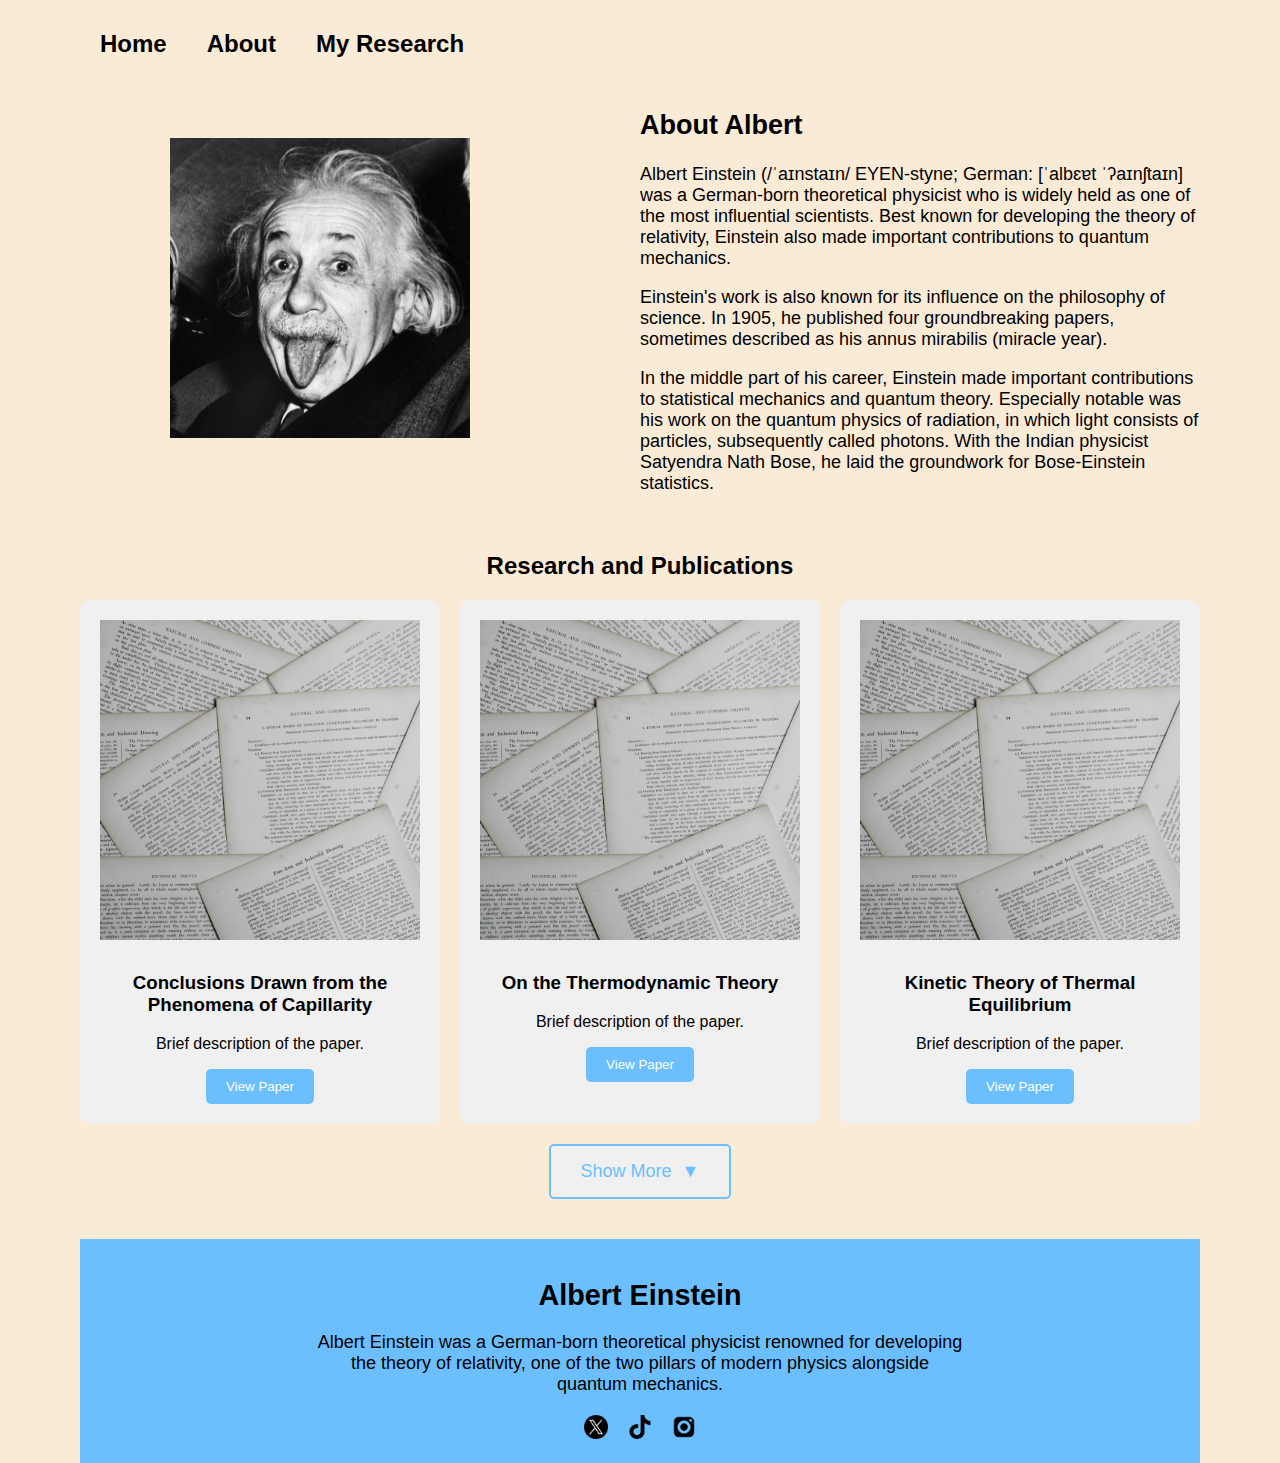
<file: index.html>
<!DOCTYPE html>
<html lang="en">
<head>
    <meta charset="UTF-8">
    <meta name="viewport" content="width=device-width, initial-scale=1.0">
    <meta name="description" content="A personal website for Albert Einstein">
    <meta name="author" content="Albert Einstein">
    <title>Albert Einstein's Portfolio</title>

    
    <link rel="stylesheet" href="style.css">

   
    <script defer src="main.js"></script>
</head>
<body>


<header>
    <nav id="navbar" class="nav-container">
        <button id="menu-toggle-icon" class="menu-toggle">☰</button>
        <section id="nav-links">
            <ul class="nav-items">
                <li><a href="index.html" class="nav-link">Home</a></li>
                <li><a href="#about" class="nav-link">About</a></li>
                <li><a href="#research" class="nav-link">My Research</a></li>
            </ul>
        </section>
    </nav>
</header>


<section id="about" class="about-section">
    <section class="about-row">
        <section class="about-col image-container">
            <img src="images/einstein.jpg" alt="Albert Einstein" class="einstein-image">
        </section>
        <section class="about-col">
            <h2>About Albert</h2>
            <p>
                Albert Einstein (/ˈaɪnstaɪn/ EYEN-styne; German: [ˈalbɛɐt ˈʔaɪnʃtaɪn] was a German-born theoretical physicist who is widely held as one of the most influential scientists. Best known for developing the theory of relativity, Einstein also made important contributions to quantum mechanics.
            </p>
            <p>
                Einstein's work is also known for its influence on the philosophy of science. In 1905, he published four groundbreaking papers, sometimes described as his annus mirabilis (miracle year).
            </p>
            <p>
                In the middle part of his career, Einstein made important contributions to statistical mechanics and quantum theory. Especially notable was his work on the quantum physics of radiation, in which light consists of particles, subsequently called photons. With the Indian physicist Satyendra Nath Bose, he laid the groundwork for Bose-Einstein statistics.
            </p>
        </section>
    </section>
</section>

<section id="research" class="research-section">
    <h2>Research and Publications</h2>
    <section id="papers-grid" class="papers-container">
        <section class="paper-card">
            <img src="images/paper-icon.jpg" alt="Paper Icon" class="paper-image">
            <h3>Conclusions Drawn from the Phenomena of Capillarity</h3>
            <p>Brief description of the paper.</p>
            <button class="view-paper" data-paper="paper1.pdf">View Paper</button>
        </section>
        <section class="paper-card">
            <img src="images/paper-icon.jpg" alt="Paper Icon" class="paper-image">
            <h3>On the Thermodynamic Theory</h3>
            <p>Brief description of the paper.</p>
            <button class="view-paper" data-paper="paper1.pdf">View Paper</button>
        </section>
        <section class="paper-card">
            <img src="images/paper-icon.jpg" alt="Paper Icon" class="paper-image">
            <h3>Kinetic Theory of Thermal Equilibrium</h3>
            <p>Brief description of the paper.</p>
            <button class="view-paper" data-paper="paper1.pdf">View Paper</button>
        </section>
    </section>
    <button id="show-more" class="show-more">Show More</button>
</section>

<footer>
    <h2><a href="index.html" class="footer-link">Albert Einstein</a></h2>
    <p class="footer-description">
        Albert Einstein was a German-born theoretical physicist renowned for developing the theory of relativity, one of the two pillars of modern physics alongside quantum mechanics.
    </p>
    <section class="social-icons">
        <a href="#" class="social-link">
            <img src="images/twitter.png" alt="Twitter Icon" class="social-icon">
        </a>
        <a href="#" class="social-link">
            <img src="images/tiktok.png" alt="Tiktok Icon" class="social-icon">
        </a>
        <a href="#" class="social-link">
            <img src="images/instagram.png" alt="instagram Icon" class="social-icon">
        </a>
    </section>
</footer>

</body>
</html>
</file>
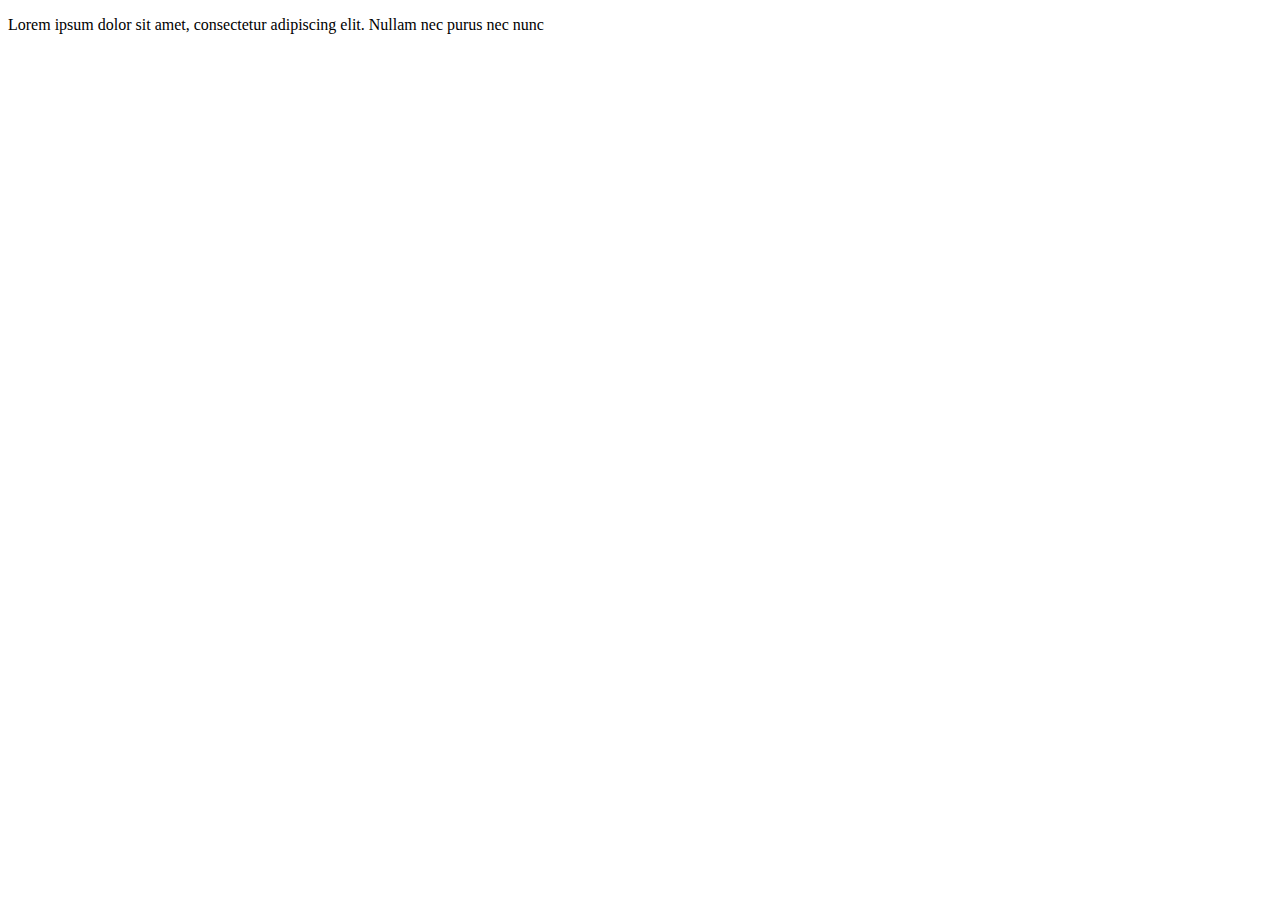
<file: research_paper_template.html>
<!DOCTYPE html>
<html lang="en">
<head>
    <meta charset="UTF-8">
    <title>Title</title>
</head>
<body>
<p>
    Lorem ipsum dolor sit amet, consectetur adipiscing elit. Nullam nec purus nec nunc
</p>

</body>
</html>
</file>
<file: style.css>
body {
    font-family: 'Arial', sans-serif;
    margin: 0 80px;
    padding: 0;
    box-sizing: border-box;
    background-color: antiquewhite;
}

@media (max-width: 500px) {
    body {
        margin: 20px;
    }
}

header, footer {
    margin-bottom: 0;
}

.nav-container {
    display: grid;
    grid-template-columns: auto 1fr;
    align-items: center;
    padding: 10px;
    margin-top: 20px;
}

.nav-items {
    list-style-type: none;
    margin: 0;
    padding: 0;
    display: grid;
    grid-auto-flow: column;
    gap: 20px;
}

.nav-link {
    text-decoration: none;
    color: black;
    padding: 10px;
    font-size: x-large;
    font-weight: bold;
    transition: background-color 0.3s ease, border 0.3s ease;
}

.nav-link.active {
    border: 2px solid #6BBFFF;
    background-color: #6BBFFF;
    border-radius: 20px;
    color: white;
}

.menu-toggle {
    background: none;
    border: none;
    font-size: 24px;
    cursor: pointer;
    color: black;
    display: none;
}

@media (max-width: 500px) {
    .nav-items {
        display: none;
        grid-auto-flow: row;
    }

    .menu-toggle {
        display: block;
    }

    #nav-links.active .nav-items {
        display: grid;
        justify-items: start;
    }
}

.about-section {
    display: grid;
    grid-template-columns: 1fr;
    margin-top: 20px;
}

.about-row {
    display: grid;
    grid-template-columns: 1fr auto;
    gap: 20px;
}

.about-col {
    width: 70%;
    font-size: large;
    justify-self: end;
}

.einstein-image {
    width: 300px;
    height: 400px;
    object-fit: contain;
}

@media (max-width: 500px) {
    .about-row {
        grid-template-columns: 1fr;
        justify-items: center;
    }

    .about-col {
        justify-self: start;
        text-align: center;
    }
}

.research-section {
    margin-top: 40px;
    text-align: center;
    margin-bottom: 40px;
}

.papers-container {
    display: grid;
    grid-template-columns: repeat(auto-fit, minmax(300px, 1fr));
    gap: 20px;
}

.paper-card {
    background-color: #f0f0f0;
    padding: 20px;
    border-radius: 10px;
    text-align: center;
}

.paper-image {
    width: 100%;
    height: auto;
    margin-bottom: 10px;
}

.view-paper {
    background-color: #6BBFFF;
    color: white;
    padding: 10px 20px;
    border: none;
    border-radius: 5px;
    cursor: pointer;
    transition: background-color 0.3s ease;
}

.view-paper:hover {
    background-color: #57a4e0;
}

.show-more {
    background-color: #f0f0f0;
    border: 2px solid #6BBFFF;
    color: #6BBFFF;
    padding: 15px 30px;
    border-radius: 5px;
    cursor: pointer;
    font-size: 18px;
    display: grid;
    grid-auto-flow: column;
    align-items: center;
    justify-content: center;
    margin: 20px auto;
    transition: background-color 0.3s ease;
}

.show-more:hover {
    background-color: #e0e0e0;
}

.show-more::after {
    content: ' \25BC';
    font-size: 18px;
    margin-left: 10px;
}

footer {
    background-color: #6BBFFF;
    padding: 20px;
    text-align: center;
    color: black;
}

.footer-link {
    color: black;
    font-size: larger;
    text-decoration: none;
}

.footer-link:hover {
    text-decoration: underline;
}

.footer-description {
    margin-top: 10px;
    font-size: large;
    padding-left: 20%;
    padding-right: 20%;
}

.social-icons {
    margin-top: 20px;
    display: grid;
    grid-auto-flow: column;
    justify-content: center;
    gap: 20px;
}

.social-icon {
    color: white;
    text-decoration: none;
    font-size: 16px;
    width: 24px;
    height: 24px;
}

.social-icon:hover {
    text-decoration: underline;
}

@media (max-width: 500px) {
    .about-section {
        grid-template-columns: 1fr;
    }
}
</file>
